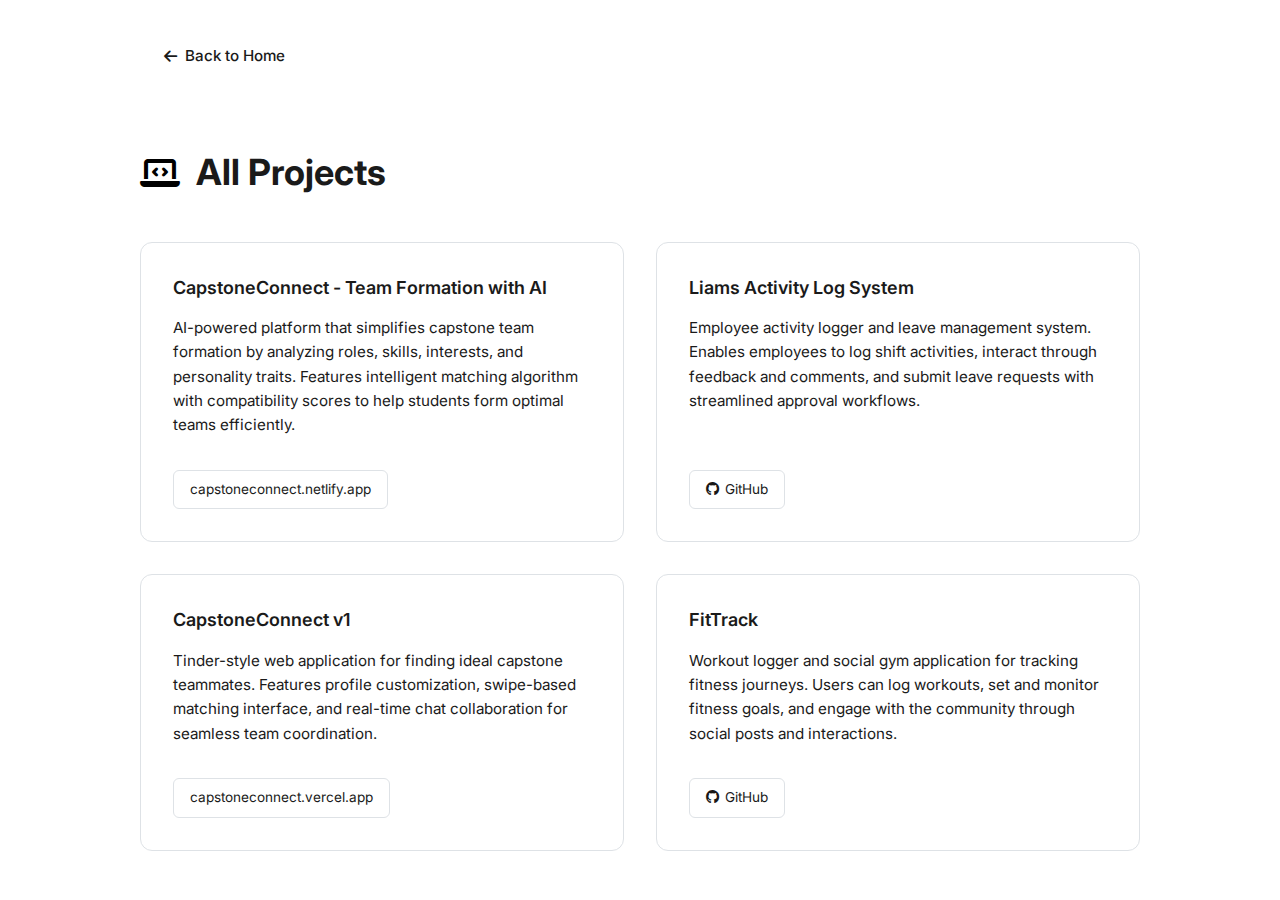
<file: projects.html>
<!DOCTYPE html>
<html lang="en">
<head>
    <meta charset="UTF-8">
    <meta name="viewport" content="width=device-width, initial-scale=1.0">
    <title>All Projects - John Gerard Donaire</title>
    <link rel="stylesheet" href="styles.css">
    <link rel="stylesheet" href="https://cdnjs.cloudflare.com/ajax/libs/font-awesome/6.5.1/css/all.min.css">
    <link rel="preconnect" href="https://fonts.googleapis.com">
    <link rel="preconnect" href="https://fonts.gstatic.com" crossorigin>
    <link href="https://fonts.googleapis.com/css2?family=Inter:wght@300;400;500;600;700;800&display=swap" rel="stylesheet">
</head>
<body>
    <div class="container">
        <!-- Back Button -->
        <a href="index.html" class="back-button">
            <i class="fas fa-arrow-left"></i>
            <span>Back to Home</span>
        </a>

        <!-- Projects Page -->
        <section class="projects-page">
            <div class="page-header">
                <h1 class="page-title">
                    <i class="fas fa-laptop-code"></i>
                    All Projects
                </h1>
            </div>

            <div class="projects-grid-full">
                <!-- Project 1: CapstoneConnect v2 -->
                <div class="project-card-full">
                    <h3 class="project-title">CapstoneConnect - Team Formation with AI</h3>
                    <p class="project-description">
                        AI-powered platform that simplifies capstone team formation by analyzing roles, skills, interests, and personality traits. Features intelligent matching algorithm with compatibility scores to help students form optimal teams efficiently.
                    </p>
                    <div class="project-links">
                        <a href="https://capstoneconnect.netlify.app" target="_blank" class="project-link">capstoneconnect.netlify.app</a>
                    </div>
                </div>

                <!-- Project 2: Liams Activity Log System -->
                <div class="project-card-full">
                    <h3 class="project-title">Liams Activity Log System</h3>
                    <p class="project-description">
                        Employee activity logger and leave management system. Enables employees to log shift activities, interact through feedback and comments, and submit leave requests with streamlined approval workflows.
                    </p>
                    <div class="project-links">
                        <a href="https://github.com/haloimnotcode/IT342-G3-CapstoneConnect.git" target="_blank" class="project-link"><i class="fab fa-github"></i> GitHub</a>
                    </div>
                </div>

                <!-- Project 3: CapstoneConnect v1 -->
                <div class="project-card-full">
                    <h3 class="project-title">CapstoneConnect v1</h3>
                    <p class="project-description">
                        Tinder-style web application for finding ideal capstone teammates. Features profile customization, swipe-based matching interface, and real-time chat collaboration for seamless team coordination.
                    </p>
                    <div class="project-links">
                        <a href="https://capstoneconnect.vercel.app" target="_blank" class="project-link">capstoneconnect.vercel.app</a>
                    </div>
                </div>

                <!-- Project 4: FitTrack -->
                <div class="project-card-full">
                    <h3 class="project-title">FitTrack</h3>
                    <p class="project-description">
                        Workout logger and social gym application for tracking fitness journeys. Users can log workouts, set and monitor fitness goals, and engage with the community through social posts and interactions.
                    </p>
                    <div class="project-links">
                        <a href="https://github.com/Choovyy/FitTrack.git" target="_blank" class="project-link"><i class="fab fa-github"></i> GitHub</a>
                    </div>
                </div>
            </div>
        </section>
    </div>

    <script src="script.js"></script>
</body>
</html>
</file>
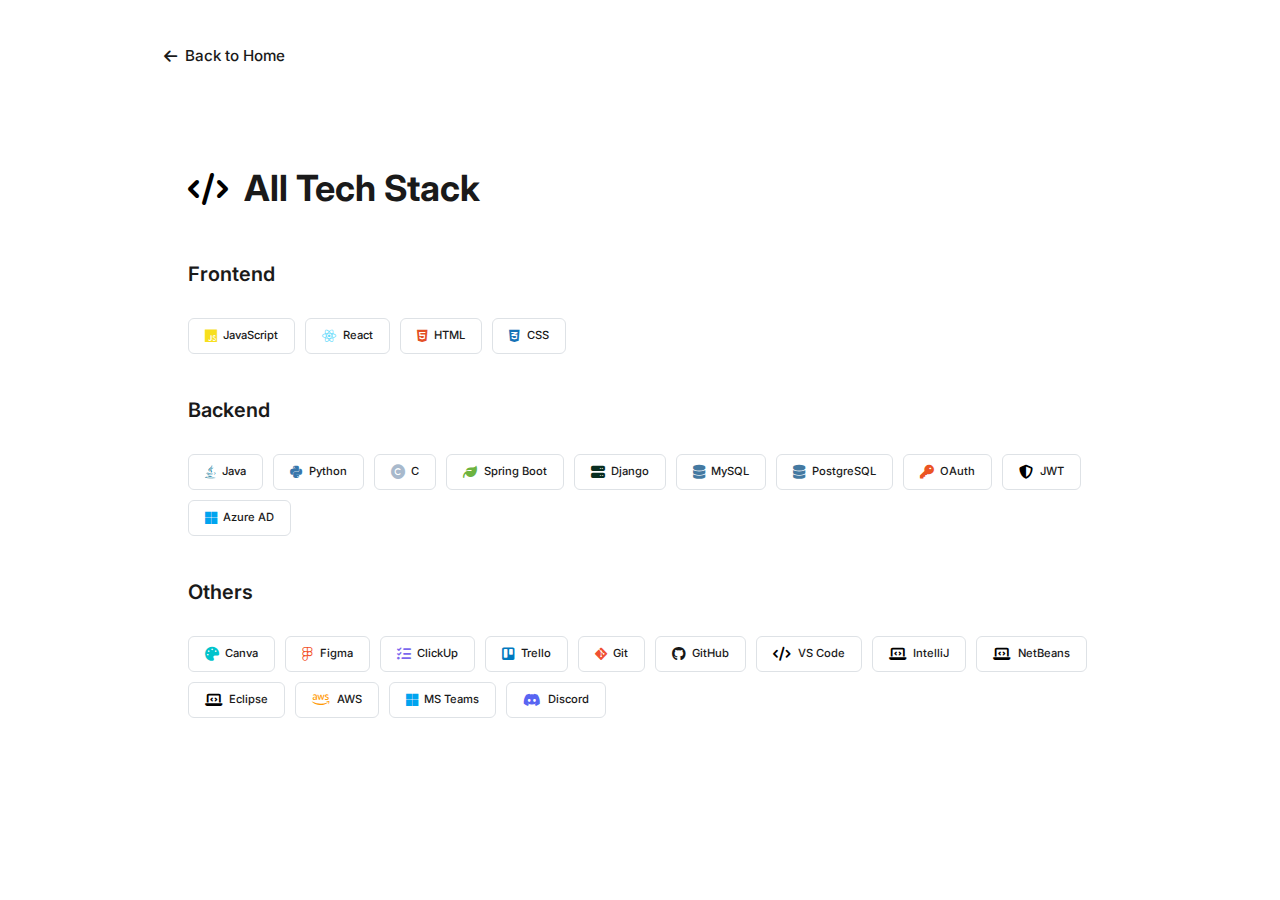
<file: techstack.html>
<!DOCTYPE html>
<html lang="en">
<head>
    <meta charset="UTF-8">
    <meta name="viewport" content="width=device-width, initial-scale=1.0">
    <title>Tech Stack - John Gerard Donaire</title>
    <link rel="stylesheet" href="styles.css">
    <link rel="stylesheet" href="https://cdnjs.cloudflare.com/ajax/libs/font-awesome/6.5.1/css/all.min.css">
    <link rel="preconnect" href="https://fonts.googleapis.com">
    <link rel="preconnect" href="https://fonts.gstatic.com" crossorigin>
    <link href="https://fonts.googleapis.com/css2?family=Inter:wght@300;400;500;600;700;800&display=swap" rel="stylesheet">
</head>
<body>
    <div class="container">
        <!-- Back Button -->
        <a href="index.html" class="back-button">
            <i class="fas fa-arrow-left"></i>
            <span>Back to Home</span>
        </a>

        <!-- Tech Stack Page -->
        <section class="tech-stack-page">
            <div class="page-header">
                <h1 class="page-title">
                    <i class="fas fa-code"></i>
                    All Tech Stack
                </h1>
            </div>

            <div class="tech-categories">
                <div class="tech-category-full">
                    <h2 class="tech-category-title">Frontend</h2>
                    <div class="tech-tags">
                        <span class="tech-tag"><i class="fab fa-js"></i> JavaScript</span>
                        <span class="tech-tag"><i class="fab fa-react"></i> React</span>
                        <span class="tech-tag"><i class="fab fa-html5"></i> HTML</span>
                        <span class="tech-tag"><i class="fab fa-css3-alt"></i> CSS</span>
                    </div>
                </div>

                <div class="tech-category-full">
                    <h2 class="tech-category-title">Backend</h2>
                    <div class="tech-tags">
                        <span class="tech-tag"><i class="fab fa-java"></i> Java</span>
                        <span class="tech-tag"><i class="fab fa-python"></i> Python</span>
                        <span class="tech-tag"><i class="fas fa-copyright"></i> C</span>
                        <span class="tech-tag"><i class="fas fa-leaf"></i> Spring Boot</span>
                        <span class="tech-tag"><i class="fas fa-server"></i> Django</span>
                        <span class="tech-tag"><i class="fas fa-database"></i> MySQL</span>
                        <span class="tech-tag"><i class="fas fa-database"></i> PostgreSQL</span>
                        <span class="tech-tag"><i class="fas fa-key"></i> OAuth</span>
                        <span class="tech-tag"><i class="fas fa-shield-alt"></i> JWT</span>
                        <span class="tech-tag"><i class="fab fa-microsoft"></i> Azure AD</span>
                    </div>
                </div>

                <div class="tech-category-full">
                    <h2 class="tech-category-title">Others</h2>
                    <div class="tech-tags">
                        <span class="tech-tag"><i class="fas fa-palette"></i> Canva</span>
                        <span class="tech-tag"><i class="fab fa-figma"></i> Figma</span>
                        <span class="tech-tag"><i class="fas fa-tasks"></i> ClickUp</span>
                        <span class="tech-tag"><i class="fab fa-trello"></i> Trello</span>
                        <span class="tech-tag"><i class="fab fa-git-alt"></i> Git</span>
                        <span class="tech-tag"><i class="fab fa-github"></i> GitHub</span>
                        <span class="tech-tag"><i class="fas fa-code"></i> VS Code</span>
                        <span class="tech-tag"><i class="fas fa-laptop-code"></i> IntelliJ</span>
                        <span class="tech-tag"><i class="fas fa-laptop-code"></i> NetBeans</span>
                        <span class="tech-tag"><i class="fas fa-laptop-code"></i> Eclipse</span>
                        <span class="tech-tag"><i class="fab fa-aws"></i> AWS</span>
                        <span class="tech-tag"><i class="fab fa-microsoft"></i> MS Teams</span>
                        <span class="tech-tag"><i class="fab fa-discord"></i> Discord</span>
                    </div>
                </div>
            </div>
        </section>
    </div>

    <script src="script.js"></script>
</body>
</html>
</file>
<file: styles.css>
/* ============================================
   CSS Variables for Theme
   ============================================ */
:root {
    --bg-primary: #ffffff;
    --bg-secondary: #f8f9fa;
    --text-primary: #1a1a1a;
    --text-secondary: #6c757d;
    --text-tertiary: #0f0f10;
    --border-color: #dee2e6;
    --border-width: 1px;
    --shadow-sm: 0 2px 8px rgba(0, 0, 0, 0.08);
    --shadow-md: 0 4px 16px rgba(0, 0, 0, 0.12);
    --shadow-lg: 0 8px 24px rgba(0, 0, 0, 0.15);
    --transition: all 0.3s cubic-bezier(0.4, 0, 0.2, 1);
}

[data-theme="dark"] {
    --bg-primary: #000000;
    --bg-secondary: #111111;
    --text-primary: #ffffff;
    --text-secondary: #8b949e;
    --text-tertiary: #ffffff;
    --border-color: #585c5e;
    --border-width: 1px;
    --shadow-sm: 0 2px 8px rgba(0, 0, 0, 0.3);
    --shadow-md: 0 4px 16px rgba(0, 0, 0, 0.4);
    --shadow-lg: 0 8px 24px rgba(0, 0, 0, 0.5);
}

/* ============================================
   Global Styles
   ============================================ */
* {
    margin: 0;
    padding: 0;
    box-sizing: border-box;
}

body {
    font-family: 'Inter', -apple-system, BlinkMacSystemFont, 'Segoe UI', 'Roboto', sans-serif;
    background-color: var(--bg-primary);
    color: var(--text-primary);
    line-height: 1.6;
    transition: var(--transition);
    min-height: 100vh;
    display: flex;
    flex-direction: column;
    align-items: center;
    padding: 2rem;
}

.container {
    width: 100%;
    max-width: 1000px;
    margin: 0 auto;
    position: relative;
}

/* ============================================
   Theme Toggle Button (Toggle Switch Design)
   ============================================ */
.profile-header {
    display: flex;
    justify-content: space-between;
    align-items: center;
    width: 100%;
}

.theme-toggle {
    position: relative;
    width: 56px;
    height: 28px;
    background-color: #9ca3af;
    border: 2px solid #9ca3af;
    border-radius: 14px;
    cursor: pointer;
    transition: var(--transition);
    flex-shrink: 0;
}

.toggle-slider {
    position: absolute;
    top: 2px;
    left: 2px;
    width: 20px;
    height: 20px;
    background-color: #f3f4f6;
    border-radius: 50%;
    transition: transform 0.3s cubic-bezier(0.4, 0, 0.2, 1);
    display: flex;
    align-items: center;
    justify-content: center;
}

.theme-icon {
    font-size: 10px;
    color: #374151;
}

.theme-toggle.active .toggle-slider {
    transform: translateX(28px);
}

.theme-toggle:hover {
    opacity: 0.8;
}

/* ============================================
   Profile Section
   ============================================ */
.profile-section {
    position: relative;
    background-color: transparent;
    border-radius: 8px;
    padding: 2rem;
    transition: var(--transition);
}

.profile-container {
    display: flex;
    gap: 3rem;
    align-items: flex-start;
}

/* Profile Image */
.profile-image-wrapper {
    flex-shrink: 0;
}

.profile-image {
    width: 200px;
    height: 210px;
    object-fit: cover;
    border-radius: 8px;
    transition: opacity 0.3s ease, transform 0.3s ease;
}

.profile-image:hover {
    transform: scale(1.02);
}

/* Profile Info */
.profile-info {
    flex: 1;
    display: flex;
    flex-direction: column;
    gap: 0.5rem;
}

.profile-name {
    font-size: 2.5rem;
    font-weight: 700;
    color: var(--text-primary);
    letter-spacing: -0.02em;
    line-height: 1.2;
}

.profile-location {
    font-size: 0.95rem;
    color: #000000;
    display: flex;
    align-items: center;
    gap: 0.5rem;
    font-weight: 400;
}

[data-theme="dark"] .profile-location {
    color: #c9d1d9;
}

.profile-location i {
    font-size: 0.85rem;
}

.profile-role {
    font-size: 1.125rem;
    color: var(--text-tertiary);
    font-weight: 500;
    margin-top: 1.5rem;
    margin-bottom: 0rem;
}

/* Action Buttons */
.action-buttons {
    display: flex;
    gap: 1rem;
    flex-wrap: wrap;
    margin-top: 0.75rem;
}

.btn {
    display: inline-flex;
    align-items: center;
    gap: 0.4rem;
    padding: 0.55rem 1.1rem;
    font-size: 0.875rem;
    font-weight: 500;
    text-decoration: none;
    border-radius: 10px;
    cursor: pointer;
    transition: var(--transition);
    white-space: nowrap;
}

.btn i {
    font-size: 0.875rem;
}

.btn-outline {
    background-color: transparent;
    border: var(--border-width) solid var(--border-color);
    color: var(--text-primary);
}

.btn-outline:first-child {
    background-color: #000000;
    color: #ffffff;
    border-color: #000000;
}

[data-theme="dark"] .btn-outline:first-child {
    background-color: #ffffff;
    color: #000000;
    border-color: #ffffff;
}

.btn-outline:hover {
    transform: translateY(-3px);
}

.btn-outline:active {
    transform: translateY(-1px);
}

/* ============================================
   Responsive Design
   ============================================ */
@media (max-width: 768px) {
    body {
        padding: 1rem;
    }

    .profile-section {
        padding: 2rem;
    }

    .profile-container {
        flex-direction: column;
        align-items: center;
        text-align: center;
        gap: 1.5rem;
    }

    .profile-image {
        width: 160px;
        height: 190px;
    }

    .profile-header {
        flex-direction: column;
        align-items: center;
        gap: 1rem;
    }

    .profile-name {
        font-size: 1.85rem;
        text-align: center;
    }

    .theme-toggle {
        width: 52px;
        height: 26px;
    }

    .toggle-slider {
        width: 18px;
        height: 18px;
    }

    .theme-toggle.active .toggle-slider {
        transform: translateX(24px);
    }

    .profile-location {
        justify-content: center;
        font-size: 0.9rem;
    }

    .profile-role {
        font-size: 1rem;
        text-align: center;
    }

    .action-buttons {
        justify-content: center;
        width: 100%;
        gap: 0.75rem;
    }

    .btn {
        flex: 1;
        min-width: 140px;
        justify-content: center;
        padding: 0.6rem 1rem;
        font-size: 0.85rem;
    }

    .about-section,
    .tech-stack-section,
    .education-section {
        padding: 1.75rem;
    }

    .section-title {
        font-size: 1.4rem;
    }

    .section-title i {
        font-size: 1.25rem;
    }
}

@media (max-width: 480px) {
    body {
        padding: 0.75rem;
    }

    .profile-section {
        padding: 1.5rem;
    }

    .profile-container {
        gap: 1.25rem;
    }

    .profile-image {
        width: 140px;
        height: 165px;
    }

    .profile-name {
        font-size: 1.5rem;
    }

    .theme-toggle {
        width: 48px;
        height: 24px;
    }

    .toggle-slider {
        width: 16px;
        height: 16px;
    }

    .theme-toggle.active .toggle-slider {
        transform: translateX(22px);
    }

    .profile-role {
        font-size: 0.95rem;
    }

    .action-buttons {
        flex-direction: column;
        width: 100%;
        gap: 0.65rem;
    }

    .btn {
        width: 100%;
        padding: 0.65rem 1rem;
    }

    .about-section,
    .tech-stack-section,
    .education-section {
        padding: 1.5rem;
    }

    .section-title {
        font-size: 1.25rem;
    }

    .section-title i {
        font-size: 1.1rem;
    }

    .about-content p {
        font-size: 0.9rem;
        text-align: left;
    }

    .tech-tag {
        font-size: 0.8rem;
        padding: 0.45rem 0.85rem;
    }

    .education-school {
        font-size: 1rem;
    }

    .education-degree,
    .education-graduation {
        font-size: 0.85rem;
    }
}

/* ============================================
   About Section
   ============================================ */
.about-section {
    background-color: transparent;
    border: var(--border-width) solid var(--border-color);
    border-radius: 8px;
    padding: 2.5rem;
    margin-top: 0.85rem;
    transition: var(--transition);
}

[data-theme="dark"] .about-section {
    background-color: var(--bg-secondary);
}

.about-section:hover {
    transform: translateY(-3px);
}
.section-header {
    display: flex;
    justify-content: space-between;
    align-items: center;
    margin-bottom: 1.5rem;
}

.section-title {
    font-size: 1.3rem;
    font-weight: 700;
    color: var(--text-primary);
    letter-spacing: -0.02em;
    display: flex;
    align-items: center;
    gap: 0.75rem;
}

.section-title i {
    font-size: 1.3rem;
    color: var(--text-primary);
}

[data-theme="dark"] .section-title i {
    color: #ffffff;
}

.view-all {
    font-size: 0.9rem;
    color: #000000;
    text-decoration: none;
    font-weight: 500;
    transition: var(--transition);
    display: inline-flex;
    align-items: center;
    gap: 0.4rem;
}

[data-theme="dark"] .view-all {
    color: #ffffff;
}

.view-all:hover {
    transform: translateX(3px);
}

.view-all i {
    font-size: 0.75rem;
}

.about-content {
    display: flex;
    flex-direction: column;
    gap: 1rem;
}

.about-content p {
    font-size: 0.95rem;
    line-height: 1.7;
    color: #000000;
    text-align: justify;
}

[data-theme="dark"] .about-content p {
    color: #ffffff;
}

/* ============================================
   Grid Container (Tech Stack & Education)
   ============================================ */
.grid-container {
    display: grid;
    grid-template-columns: 2fr 1fr;
    gap: 0.85rem;
    margin-top: 0.85rem;
}

/* ============================================
   Tech Stack Section
   ============================================ */
.tech-stack-section {
    background-color: transparent;
    border: var(--border-width) solid var(--border-color);
    border-radius: 8px;
    padding: 2.5rem;
    transition: var(--transition);
}

[data-theme="dark"] .tech-stack-section {
    background-color: var(--bg-secondary);
}

.tech-stack-section:hover {
    transform: translateY(-3px);
}
.tech-content {
    display: flex;
    flex-direction: column;
    gap: 1.5rem;
}

.tech-category-title {
    font-size: 1rem;
    font-weight: 600;
    color: var(--text-primary);
    margin-bottom: 0.75rem;
}

.tech-tags {
    display: flex;
    flex-wrap: wrap;
    gap: 0.625rem;
}

.tech-tag {
    display: inline-flex;
    align-items: center;
    gap: 0.4rem;
    padding: 0.5rem 1rem;
    background-color: transparent;
    border: var(--border-width) solid var(--border-color);
    border-radius: 6px;
    font-size: 0.700rem;
    font-weight: 500;
    color: var(--text-primary);
    transition: var(--transition);
    cursor: default;
}

[data-theme="dark"] .tech-tag {
    border-color: #dee2e6;
}

.tech-tag i {
    font-size: 0.875rem;
}

/* Tech Stack Icon Colors */
.fa-js { color: #F7DF1E; }
.fa-react { color: #61DAFB; }
.fa-html5 { color: #E34F26; }
.fa-css3-alt { color: #1572B6; }
.fa-java { color: #007396; }
.fa-python { color: #3776AB; }
.fa-leaf { color: #6DB33F; }
.fa-database { color: #4479A1; }
.fa-key { color: #EB5424; }
.fa-shield-alt { color: #000000; }
.fa-microsoft { color: #00A4EF; }
.fa-palette { color: #00C4CC; }
.fa-figma { color: #F24E1E; }
.fa-trello { color: #0079BF; }
.fa-git-alt { color: #F05032; }
.fa-github { color: #181717; }
.fa-aws { color: #FF9900; }
.fa-discord { color: #5865F2; }
.fa-copyright { color: #A8B9CC; }
.fa-server { color: #092E20; }
.fa-tasks { color: #7B68EE; }
.fa-code { color: #000000; }
.fa-laptop-code { color: #000000; }

/* Dark Mode Icon Adjustments */
[data-theme="dark"] .fa-shield-alt { color: #ffffff; }
[data-theme="dark"] .fa-github { color: #ffffff; }
[data-theme="dark"] .fa-server { color: #44B78B; }
[data-theme="dark"] .fa-laptop-code { color: #ffffff; }

.tech-tag:hover {
    transform: translateY(-2px);
}

/* ============================================
   Education Section
   ============================================ */
.education-section {
    background-color: transparent;
    border: var(--border-width) solid var(--border-color);
    border-radius: 8px;
    padding: 2.5rem;
    transition: var(--transition);
}

[data-theme="dark"] .education-section {
    background-color: var(--bg-secondary);
}

.education-section:hover {
    transform: translateY(-3px);
}

.education-content {
    display: flex;
    flex-direction: column;
    gap: 1.5rem;
}

.education-item {
    display: flex;
    flex-direction: column;
    gap: 0.25rem;
}

.education-school {
    font-size: 1.125rem;
    font-weight: 600;
    color: var(--text-primary);
    line-height: 1.4;
}

.education-degree {
    font-size: 0.95rem;
    color: var(--text-tertiary);
    line-height: 1.5;
}

[data-theme="dark"] .education-degree {
    color: #ffffff;
}

.education-graduation {
    font-size: 0.875rem;
    color: var(--text-tertiary);
    font-style: italic;
    margin-top: 0.25rem;
}

[data-theme="dark"] .education-graduation {
    color: #ffffff;
}

/* ============================================
   Tech Stack Page Styles
   ============================================ */
.back-button {
    display: inline-flex;
    align-items: center;
    gap: 0.5rem;
    padding: 0.75rem 1.5rem;
    font-size: 0.95rem;
    font-weight: 500;
    text-decoration: none;
    color: var(--text-primary);
    border-radius: 12px;
    margin-bottom: 2rem;
    transition: var(--transition);
}

.tech-stack-page {
    background-color: transparent;
    border-radius: 16px;
    padding: 3rem;
}

.page-header {
    margin-bottom: 2.5rem;
}

.page-title {
    font-size: 2.25rem;
    font-weight: 700;
    color: var(--text-primary);
    display: flex;
    align-items: center;
    gap: 1rem;
}

.page-title i {
    font-size: 2rem;
}

.tech-categories {
    display: flex;
    flex-direction: column;
    gap: 2.5rem;
}

.tech-category-full {
    display: flex;
    flex-direction: column;
    gap: 1rem;
}

.tech-category-full .tech-category-title {
    font-size: 1.25rem;
    font-weight: 600;
    color: var(--text-primary);
}

/* ============================================
   Responsive Design - Additional Sections
   ============================================ */
@media (max-width: 968px) {
    .grid-container {
        grid-template-columns: 1fr;
    }
}

@media (max-width: 768px) {
    .grid-container {
        gap: 0.75rem;
    }
}

@media (max-width: 480px) {
    .section-header {
        margin-bottom: 1.25rem;
    }

    .grid-container {
        gap: 0.75rem;
        margin-top: 0.75rem;
    }

    .page-title {
        font-size: 1.75rem;
    }

    .tech-stack-page {
        padding: 2rem;
    }

    .back-button {
        font-size: 0.85rem;
        padding: 0.65rem 1.25rem;
    }
}

/* Projects Section */
.projects-section {
    margin-top: 0.85rem;
}

.projects-content {
    background-color: transparent;
    border: var(--border-width) solid var(--border-color);
    border-radius: 8px;
    padding: 2.5rem;
    transition: var(--transition);
    display: flex;
    flex-direction: column;
    gap: 1.5rem;
}

[data-theme="dark"] .projects-content {
    background-color: var(--bg-secondary);
}

.projects-content:hover {
    transform: translateY(-3px);
}

.projects-content .section-header {
    margin-bottom: 0;
}

.projects-content .section-title {
    margin: 0;
}

.projects-section .project-cards-wrapper {
    display: flex;
    gap: 1.5rem;
}

.project-card {
    flex: 1;
    display: flex;
    flex-direction: column;
    gap: 0.5rem;
    background-color: transparent;
    border: 1px solid var(--border-color);
    border-radius: 8px;
    padding: 2rem;
}

.project-title {
    font-size: 1.125rem;
    font-weight: 600;
    color: var(--text-primary);
    line-height: 1.4;
}

.project-description {
    font-size: 0.95rem;
    color: var(--text-primary);
    line-height: 1.6;
    flex: 1;
}

.project-links {
    display: flex;
    gap: 1rem;
    margin-top: 1rem;
}

.project-link {
    display: inline-flex;
    align-items: center;
    gap: 0.4rem;
    padding: 0.5rem 1rem;
    background-color: var(--bg-primary);
    color: var(--text-primary);
    text-decoration: none;
    border-radius: 6px;
    font-size: 0.85rem;
    font-weight: 400;
    transition: transform 0.3s ease;
    border: 1px solid var(--border-color);
}

.project-link:hover {
    transform: translateY(-2px);
}

.project-link i {
    font-size: 0.85rem;
}

/* Projects Page */
.projects-page {
    margin-top: 2rem;
}

.projects-grid-full {
    display: grid;
    grid-template-columns: repeat(2, 1fr);
    gap: 2rem;
    margin-top: 2rem;
}

.project-card-full {
    background-color: transparent;
    border: 1px solid var(--border-color);
    border-radius: 12px;
    padding: 2rem;
    transition: var(--transition);
    display: flex;
    flex-direction: column;
    gap: 1rem;
}

[data-theme="dark"] .project-card-full {
    border-width: 1px;
}

.project-card-full:hover {
    transform: translateY(-3px);
}

.project-card-full .project-description {
    flex: 1;
}

/* ============================================
   Bottom Grid (Certifications & Social Links)
   ============================================ */
.bottom-grid {
    display: grid;
    grid-template-columns: 2fr 1fr;
    gap: 0.85rem;
    margin-top: 0.85rem;
    align-items: stretch;
}

/* ============================================
   Recent Certifications Section
   ============================================ */
.certifications-content {
    background-color: transparent;
    border: var(--border-width) solid var(--border-color);
    border-radius: 8px;
    padding: 2.5rem;
    transition: var(--transition);
    display: flex;
    flex-direction: column;
    gap: 0.85rem;
    height: 100%;
}

[data-theme="dark"] .certifications-content {
    background-color: var(--bg-secondary);
}

.certifications-content:hover {
    transform: translateY(-3px);
}

.certifications-content .section-header {
    margin-bottom: 0;
}

.certifications-content .section-title {
    margin: 0;
}

.certification-card {
    display: flex;
    align-items: center;
    justify-content: space-between;
    padding: 1rem;
    background-color: transparent;
    border: 1px solid var(--border-color);
    border-radius: 8px;
    transition: all 0.3s ease;
    text-decoration: none;
    cursor: pointer;
}

.certification-card:hover {
    transform: translateY(-2px);
    box-shadow: 0 2px 8px rgba(0, 0, 0, 0.08);
}

[data-theme="dark"] .certification-card:hover {
    box-shadow: 0 2px 8px rgba(255, 255, 255, 0.08);
}

.cert-info {
    display: flex;
    flex-direction: column;
    gap: 0.25rem;
}

.cert-title {
    font-size: 0.95rem;
    font-weight: 600;
    color: var(--text-primary);
    line-height: 1.4;
    margin: 0;
}

.cert-type {
    font-size: 0.8rem;
    color: var(--text-tertiary);
    margin: 0;
}

[data-theme="dark"] .cert-type {
    color: #ffffff;
}

.cert-link-icon {
    font-size: 0.9rem;
    color: var(--text-tertiary);
    transition: all 0.3s ease;
    flex-shrink: 0;
    margin-left: 1rem;
}

.certification-card:hover .cert-link-icon {
    color: var(--text-primary);
    transform: translateX(3px);
}

/* ============================================
   Social Links Section
   ============================================ */
.social-content {
    background-color: transparent;
    border: var(--border-width) solid var(--border-color);
    border-radius: 8px;
    padding: 2.5rem;
    transition: var(--transition);
    display: flex;
    flex-direction: column;
    gap: 0.85rem;
    height: 100%;
}

[data-theme="dark"] .social-content {
    background-color: var(--bg-secondary);
}

.social-content:hover {
    transform: translateY(-3px);
}

.social-content .section-header {
    margin-bottom: 0;
}

.social-content .section-title {
    margin: 0;
}

.social-link {
    display: flex;
    align-items: center;
    gap: 0.75rem;
    padding: 0.75rem 1rem;
    background-color: transparent;
    border: 1px solid var(--border-color);
    border-radius: 8px;
    transition: all 0.3s ease;
    text-decoration: none;
    color: var(--text-primary);
}

.social-link:hover {
    transform: translateY(-2px);
    box-shadow: 0 2px 8px rgba(0, 0, 0, 0.08);
}

[data-theme="dark"] .social-link:hover {
    box-shadow: 0 2px 8px rgba(255, 255, 255, 0.08);
}

.social-link i {
    font-size: 1.5rem;
    width: 24px;
    text-align: center;
}

.social-link span {
    font-size: 0.95rem;
    font-weight: 500;
}

.social-link:nth-child(2) i {
    color: #E1306C;
}

.social-link:nth-child(3) i {
    color: #1877F2;
}

.social-link:nth-child(4) i {
    color: #0A66C2;
}

/* ============================================
   Footer
   ============================================ */
.footer {
    width: 100%;
    max-width: 1000px;
    margin-top: 8rem;
    padding: 2rem 0;
    text-align: center;
    border-top: 1px solid var(--border-color);
}

.footer p {
    margin: 0;
    font-size: 0.875rem;
    color: var(--text-tertiary);
}

[data-theme="dark"] .footer p {
    color: #ffffff;
}

/* Responsive Projects Section */
@media (max-width: 768px) {
    .projects-content {
        padding: 2rem;
    }

    .projects-section .project-cards-wrapper {
        flex-direction: column;
    }

    .projects-grid-full {
        grid-template-columns: 1fr;
        gap: 1.5rem;
    }

    .project-card-full {
        padding: 1.5rem;
    }

    .project-title {
        font-size: 0.95rem;
    }

    .project-description {
        font-size: 0.8rem;
    }

    .project-links {
        flex-direction: column;
    }

    .project-link {
        justify-content: center;
        width: 100%;
    }

    .bottom-grid {
        grid-template-columns: 1fr;
    }

    .certifications-content,
    .social-content {
        padding: 2rem;
    }

    .certification-card,
    .social-link {
        padding: 1rem;
    }

    .cert-title {
        font-size: 0.9rem;
    }

    .cert-type {
        font-size: 0.75rem;
    }

    .social-link i {
        font-size: 1.3rem;
    }

    .social-link span {
        font-size: 0.9rem;
    }
}

@media (max-width: 480px) {
    .projects-section {
        margin-top: 1.5rem;
    }

    .projects-content {
        padding: 1.5rem;
    }

    .projects-grid-full {
        gap: 1.25rem;
    }

    .project-card-full {
        padding: 1.25rem;
    }

    .project-title {
        font-size: 1rem;
    }

    .project-description {
        font-size: 0.875rem;
    }

    .project-tags .tech-tag {
        font-size: 0.8rem;
        padding: 0.3rem 0.65rem;
    }

    .project-link {
        font-size: 0.85rem;
        padding: 0.6rem 1rem;
    }

    .certifications-content,
    .social-content {
        padding: 1.5rem;
    }

    .certification-card,
    .social-link {
        padding: 0.85rem;
    }

    .cert-title {
        font-size: 0.85rem;
    }

    .cert-type {
        font-size: 0.7rem;
    }

    .social-link i {
        font-size: 1.2rem;
    }

    .social-link span {
        font-size: 0.85rem;
    }

    .footer {
        margin-top: 1.5rem;
        padding: 1.5rem 0;
    }

    .footer p {
        font-size: 0.8rem;
    }
}
</file>
